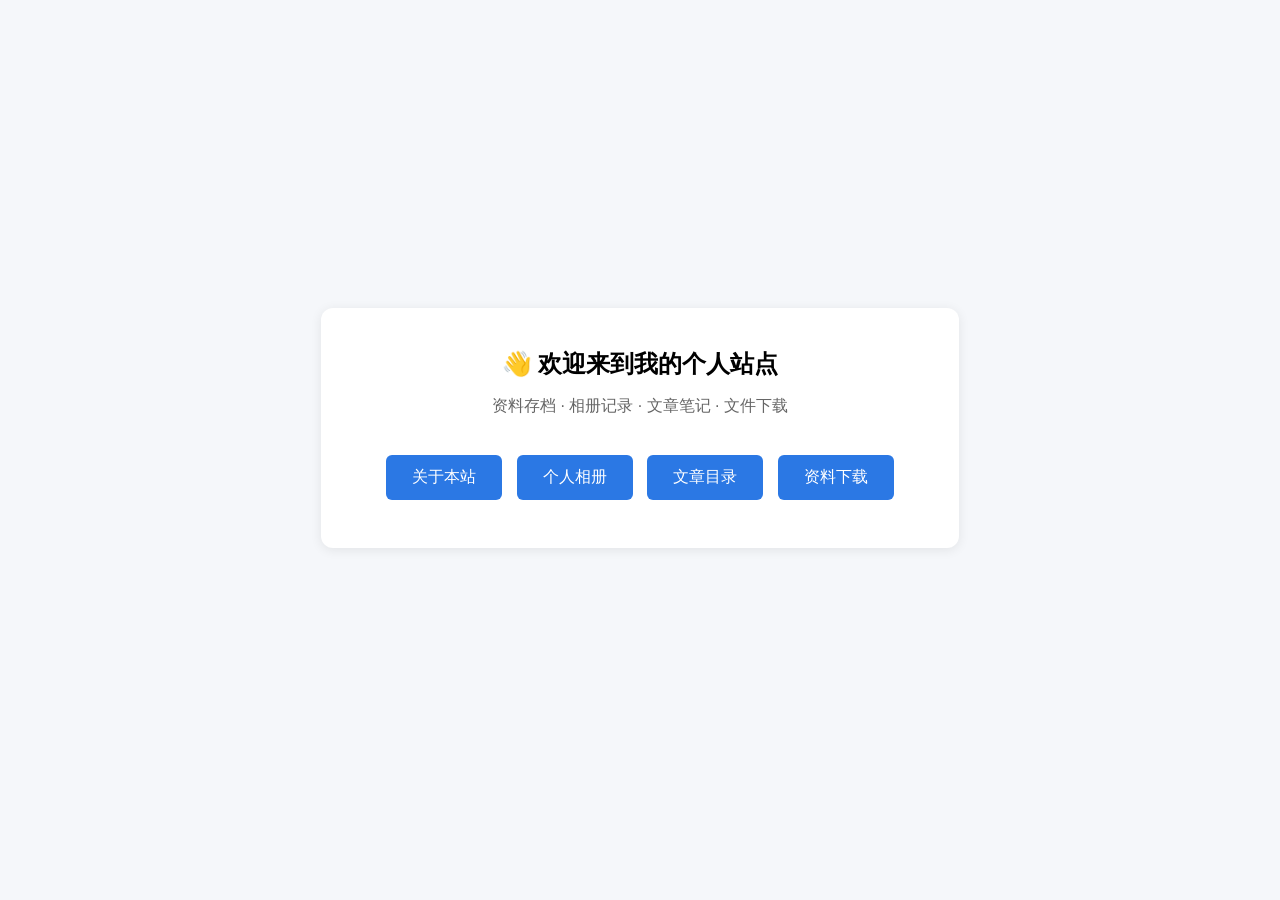
<file: index.html>
<!DOCTYPE html>
<html lang="zh-CN">
<head>
<meta charset="UTF-8">
<title>我的个人主页</title>
<style>
body{font-family:Arial,sans-serif;display:flex;flex-direction:column;align-items:center;justify-content:center;min-height:95vh;margin:0;background:#f5f7fa;}
.box{background:#fff;padding:40px 60px;border-radius:12px;box-shadow:0 2px 12px #00000015;text-align:center;}
h2{margin-top:0;margin-bottom:15px;}
p{color:#666;margin-bottom:30px;}
.btn{display:inline-block;background:#2b78e4;color:#fff;border:none;padding:12px 26px;border-radius:6px;font-size:16px;cursor:pointer;margin:8px 5px;text-decoration:none;}
.btn:hover{background:#2266c9;}
</style>
</head>
<body>
<div class="box">
<h2>👋 欢迎来到我的个人站点</h2>
<p>资料存档 · 相册记录 · 文章笔记 · 文件下载</p >

<a href="about.html " class="btn">关于本站</a >
<a href="photo.html" class="btn">个人相册</a >
<a href="list.html" class="btn">文章目录</a >
<a href="download.html" class="btn">资料下载</a >

</div>
</body>
</html>
</file>
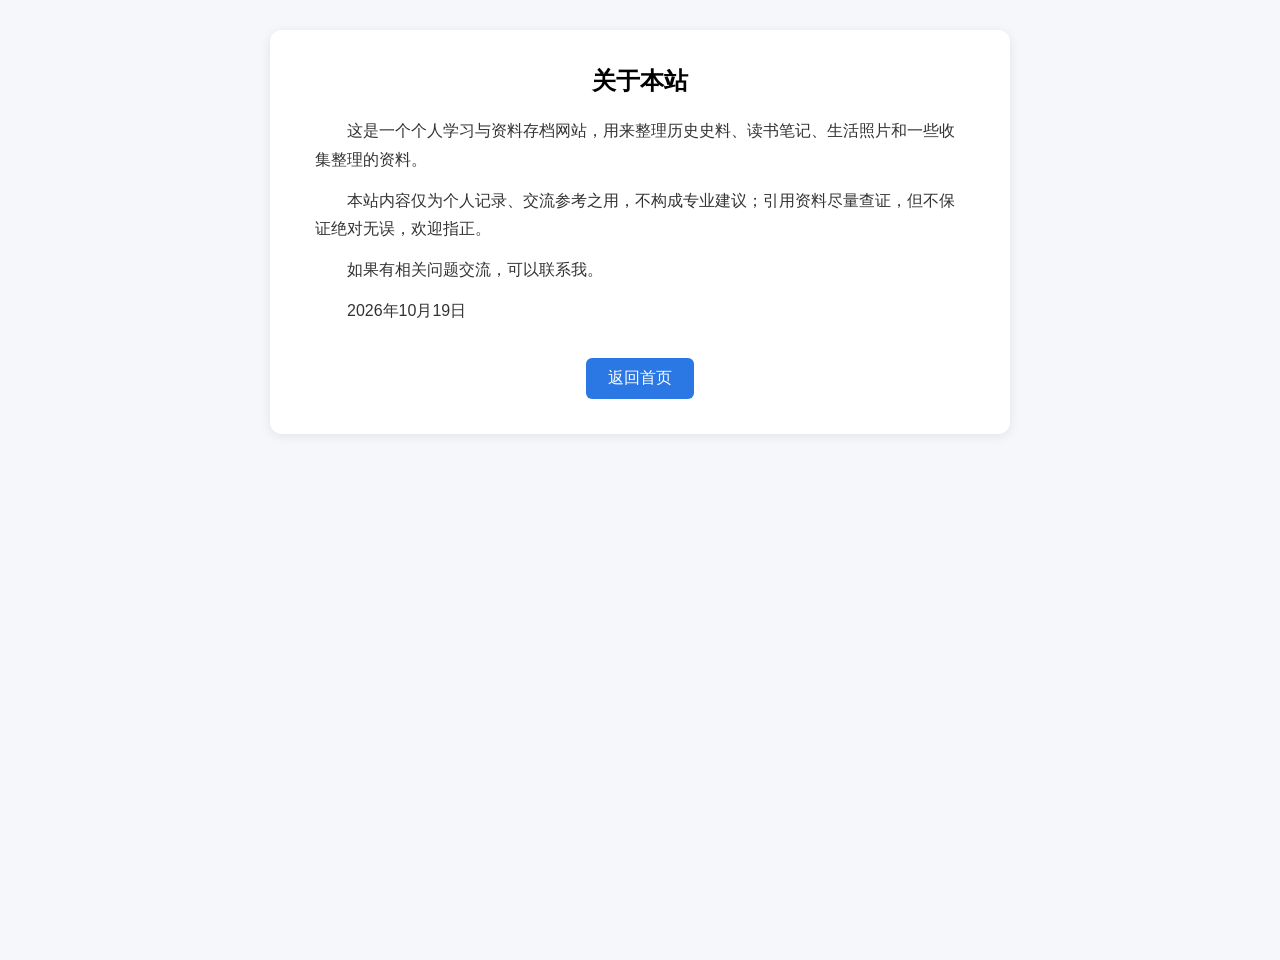
<file: about.html>
<!DOCTYPE html>
<html lang="zh-CN">
<head>
<meta charset="UTF-8">
<title>关于本站</title>
<style>
body{font-family:Arial,sans-serif;min-height:100vh;margin:0;padding:30px 20px;background:#f5f7fa;}
.box{background:#fff;padding:35px 45px;border-radius:12px;box-shadow:0 2px 12px #00000015;max-width:650px;margin:0 auto;}
h2{text-align:center;margin-top:0;}
p{line-height:1.8;font-size:16px;color:#333;text-indent:2em;margin:12px 0;}
.btn{background:#2b78e4;color:#fff;border:none;padding:10px 22px;border-radius:6px;font-size:16px;cursor:pointer;margin-top:20px;}
.btn:hover{background:#2266c9;}
.back{text-align:center;}
</style>
</head>
<body>
<div class="box">
<h2>关于本站</h2>

<p>这是一个个人学习与资料存档网站，用来整理历史史料、读书笔记、生活照片和一些收集整理的资料。</p >

<p>本站内容仅为个人记录、交流参考之用，不构成专业建议；引用资料尽量查证，但不保证绝对无误，欢迎指正。</p >

<p>如果有相关问题交流，可以联系我。</p >
<p>2026年10月19日</p >

<div class="back">
<a href="index.html ">
  <button class="btn">返回首页</button>
</a >
</div>
</div>
</body>
</html>
</file>
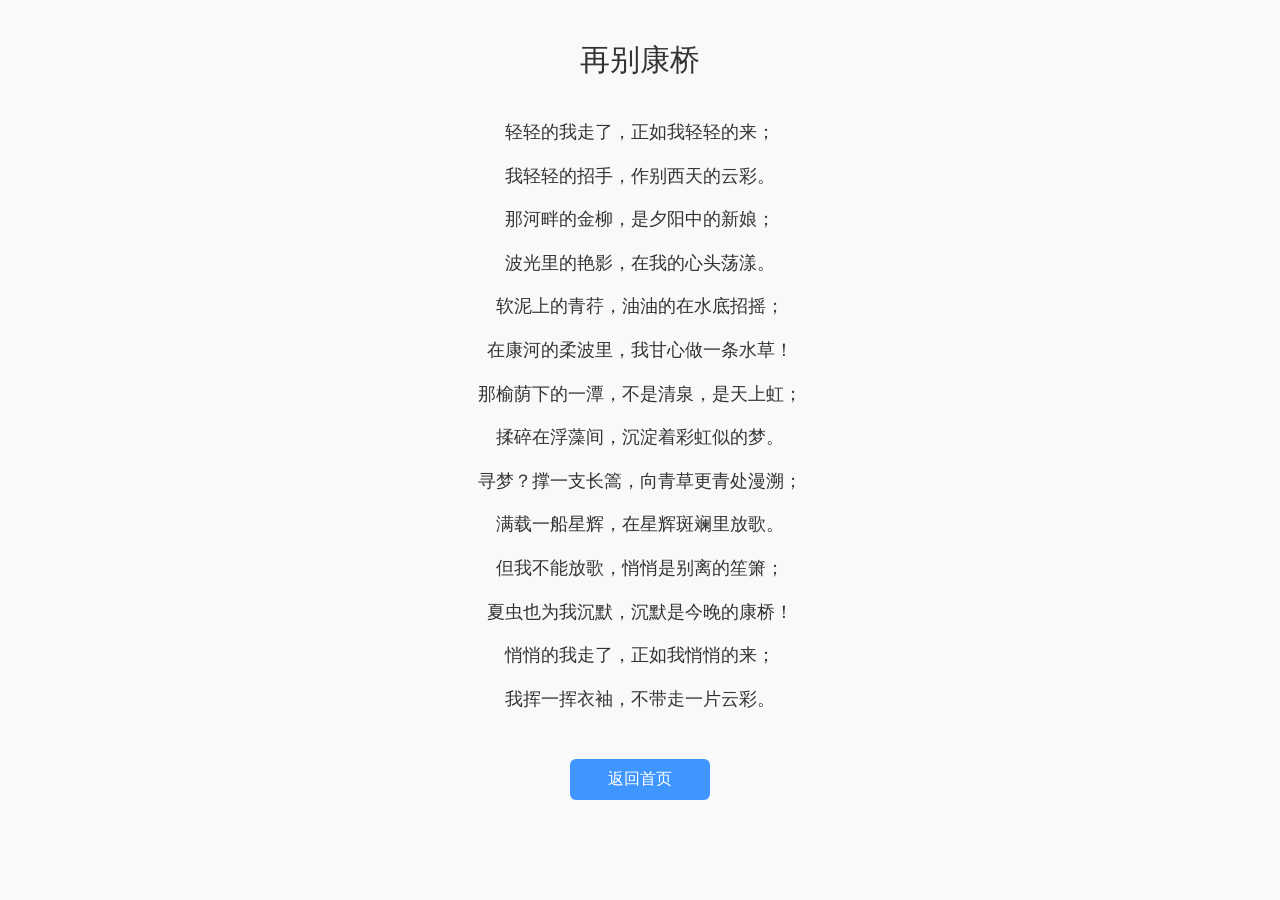
<file: article1.html>
<!DOCTYPE html>
<html lang="zh-CN">
<head>
    <meta charset="UTF-8">
    <meta name="viewport" content="width=device-width, initial-scale=1.0">
    <title>再别康桥</title>
    <style>
        * {
            margin: 0;
            padding: 0;
            box-sizing: border-box;
        }
        body {
            font-family: "SimSun", "Microsoft YaHei", serif;
            background-color: #f8f9fa;
            color: #333;
            padding: 40px 20px;
        }
        .poem-wrap {
            max-width: 620px;  /* 控制内容宽度，重点！不要太宽 */
            margin: 0 auto;    /* 整体居中 */
        }
        h1 {
            text-align: center;
            font-size: 30px;
            margin-bottom: 32px;
            font-weight: normal;
        }
        .poem p {
            text-align: center;  /* 诗句居中，适合这首诗 */
            font-size: 18px;
            line-height: 2.2;    /* 行高拉大，诗文不挤 */
            margin: 4px 0;
        }
        .back-btn {
            display: block;
            width: 140px;
            text-align: center;
            margin: 40px auto 0;
            padding: 10px;
            background: #4096ff;
            color: #fff;
            text-decoration: none;
            border-radius: 6px;
        }
        .back-btn:hover {
            background: #2b7ed8;
        }
    </style>
</head>
<body>
    <div class="poem-wrap">
        <h1>再别康桥</h1>
        <div class="poem">
            <p>轻轻的我走了，正如我轻轻的来；</p >
            <p>我轻轻的招手，作别西天的云彩。</p >
            <p>那河畔的金柳，是夕阳中的新娘；</p >
            <p>波光里的艳影，在我的心头荡漾。</p >
            <p>软泥上的青荇，油油的在水底招摇；</p >
            <p>在康河的柔波里，我甘心做一条水草！</p >
            <p>那榆荫下的一潭，不是清泉，是天上虹；</p >
            <p>揉碎在浮藻间，沉淀着彩虹似的梦。</p >
            <p>寻梦？撑一支长篙，向青草更青处漫溯；</p >
            <p>满载一船星辉，在星辉斑斓里放歌。</p >
            <p>但我不能放歌，悄悄是别离的笙箫；</p >
            <p>夏虫也为我沉默，沉默是今晚的康桥！</p >
            <p>悄悄的我走了，正如我悄悄的来；</p >
            <p>我挥一挥衣袖，不带走一片云彩。</p >
        </div>
        <a href="list.html " class="back-btn">返回首页</a >
    </div>
</body>
</html>
</file>
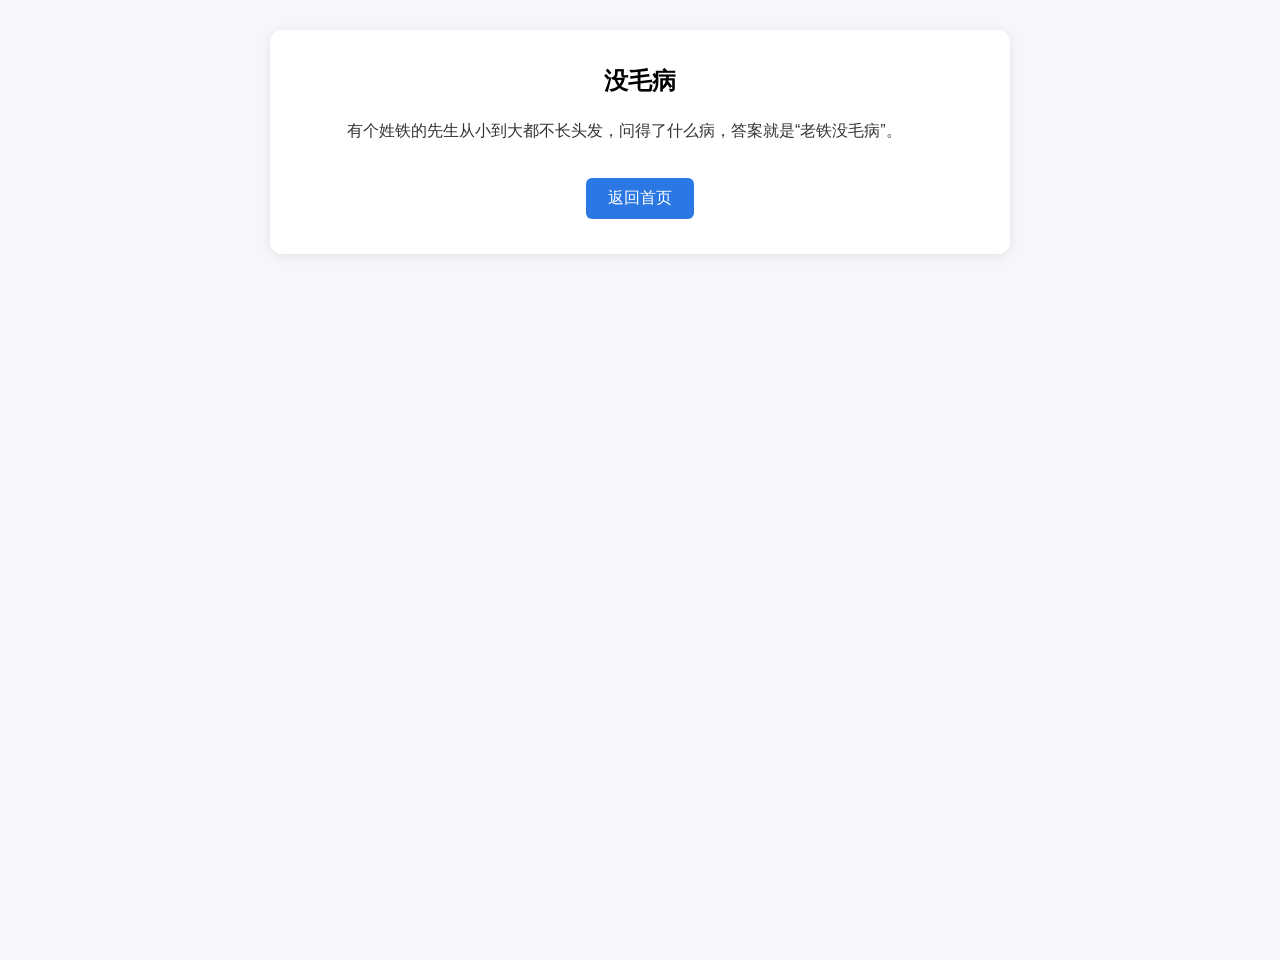
<file: article2.html>
<!DOCTYPE html>
<html lang="zh-CN">
<head>
<meta charset="UTF-8">
<title>我的文章</title>
<style>
body{font-family:Arial,sans-serif;min-height:100vh;margin:0;padding:30px 20px;background:#f5f7fa;}
.box{background:#fff;padding:35px 45px;border-radius:12px;box-shadow:0 2px 12px #00000015;max-width:650px;margin:0 auto;}
h2{text-align:center;margin-top:0;}
p{line-height:1.8;font-size:16px;color:#333;text-indent:2em;margin:12px 0;}
.btn{background:#2b78e4;color:#fff;border:none;padding:10px 22px;border-radius:6px;font-size:16px;cursor:pointer;margin-top:20px;}
.btn:hover{background:#2266c9;}
.back{text-align:center;}
</style>
</head>
<body>
<div class="box">
<h2>没毛病</h2>

<p>有个姓铁的先生从小到大都不长头发，问得了什么病，答案就是“老铁没毛病”。</p >

<div class="back">
<a href="list.html ">
  <button class="btn">返回首页</button>
</a >
</div>
</div>
</body>
</html>
</file>
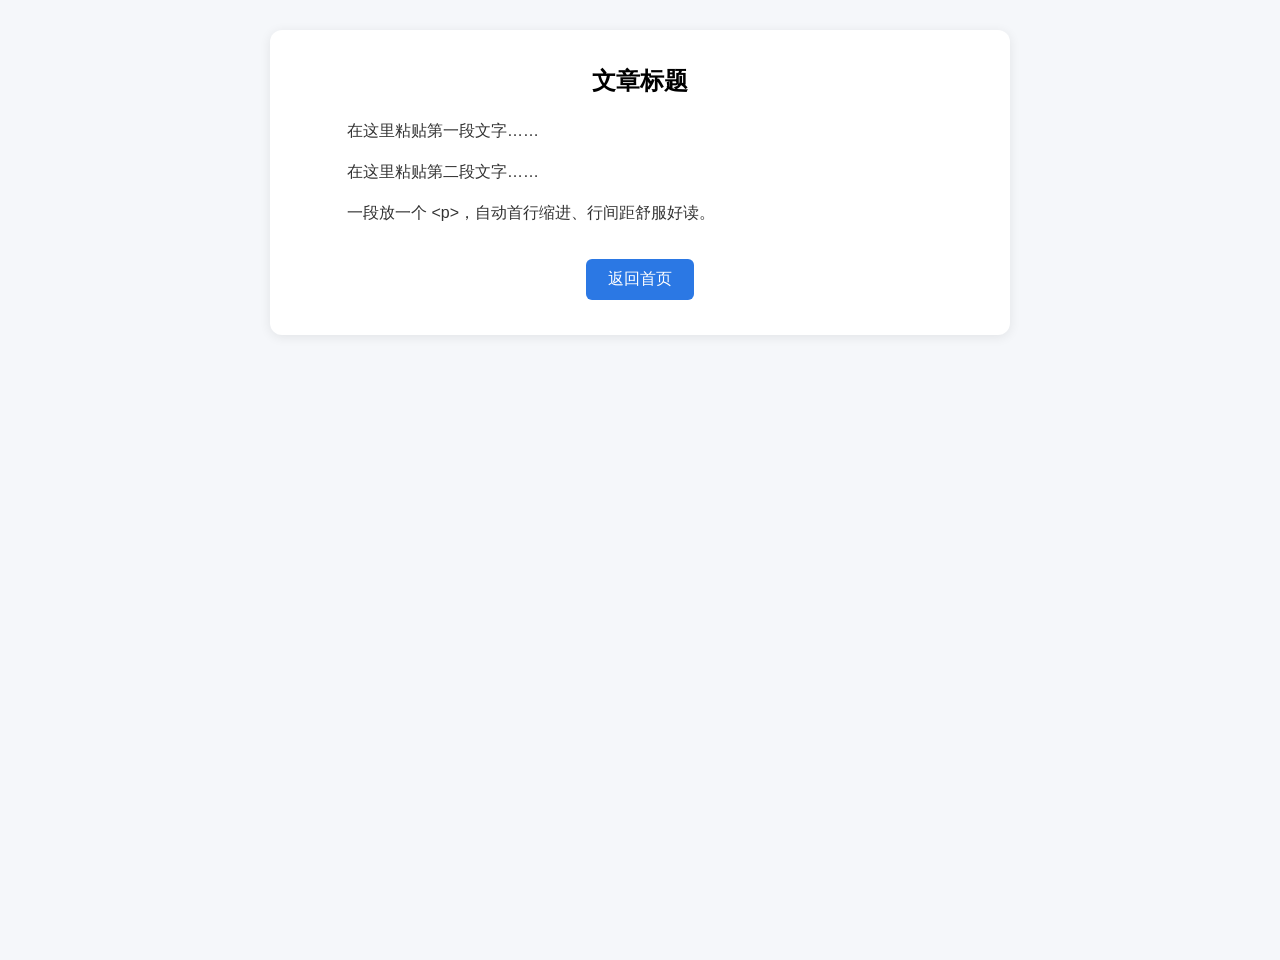
<file: article3.html>
<!DOCTYPE html>
<html lang="zh-CN">
<head>
<meta charset="UTF-8">
<title>我的文章</title>
<style>
body{font-family:Arial,sans-serif;min-height:100vh;margin:0;padding:30px 20px;background:#f5f7fa;}
.box{background:#fff;padding:35px 45px;border-radius:12px;box-shadow:0 2px 12px #00000015;max-width:650px;margin:0 auto;}
h2{text-align:center;margin-top:0;}
p{line-height:1.8;font-size:16px;color:#333;text-indent:2em;margin:12px 0;}
.btn{background:#2b78e4;color:#fff;border:none;padding:10px 22px;border-radius:6px;font-size:16px;cursor:pointer;margin-top:20px;}
.btn:hover{background:#2266c9;}
.back{text-align:center;}
</style>
</head>
<body>
<div class="box">
<h2>文章标题</h2>

<p>在这里粘贴第一段文字……</p >
<p>在这里粘贴第二段文字……</p >
<p>一段放一个 &lt;p&gt;，自动首行缩进、行间距舒服好读。</p >

<div class="back">
<a href="list.html ">
  <button class="btn">返回首页</button>
</a >
</div>
</div>
</body>
</html>
</file>
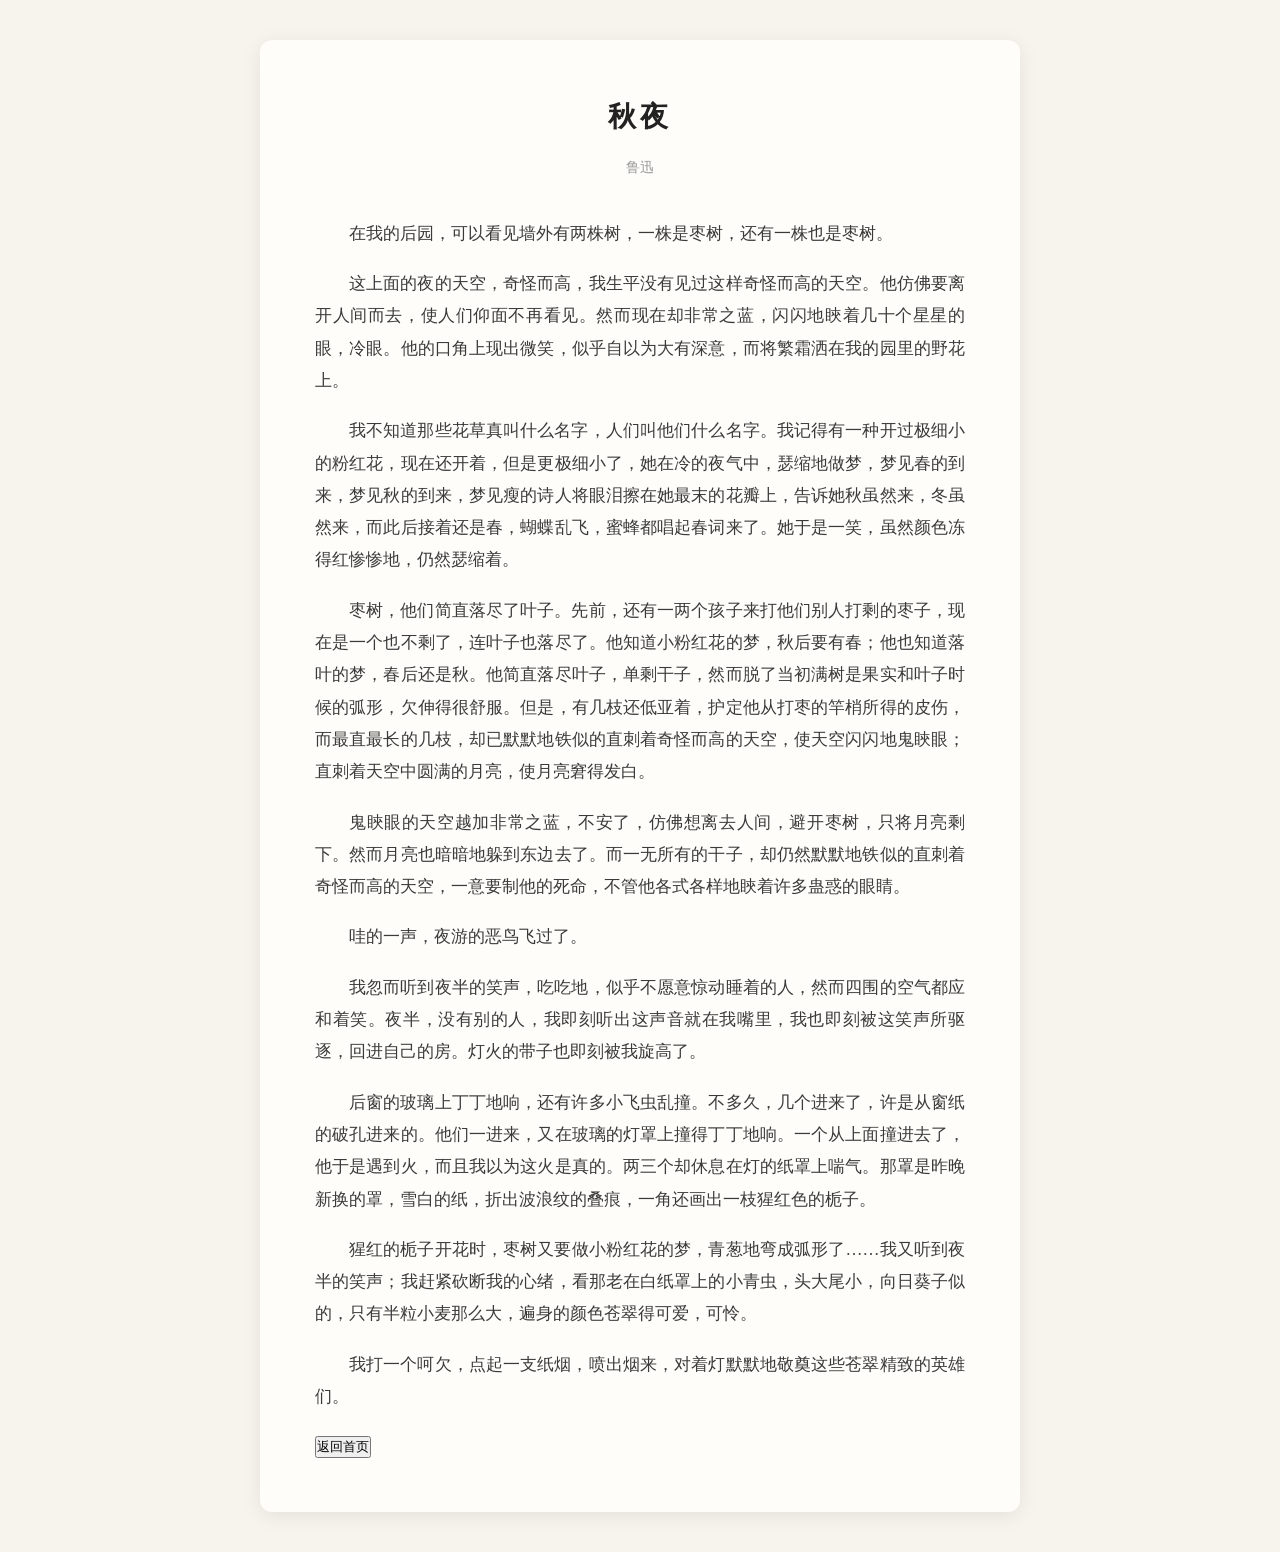
<file: article4.html>
<!DOCTYPE html>
<html lang="zh-CN">
<head>
<meta charset="UTF-8">
<meta name="viewport" content="width=device-width, initial-scale=1.0">
<title>秋夜</title>
<style>
    * {
        margin: 0;
        padding: 0;
        box-sizing: border-box;
    }
    body {
        font-family: "Microsoft YaHei", "PingFang SC", "Noto Serif SC", serif;
        background: #f7f4ee;
        color: #333;
        line-height: 1.9;
        padding: 40px 20px;
    }
    .article {
        max-width: 760px;
        margin: 0 auto;
        background: #fffdf9;
        padding: 50px 55px;
        border-radius: 12px;
        box-shadow: 0 4px 20px rgba(0, 0, 0, 0.08);
    }
    h1 {
        text-align: center;
        font-size: 28px;
        letter-spacing: 4px;
        color: #222;
        margin-bottom: 12px;
        font-weight: 700;
    }
    .meta {
        text-align: center;
        font-size: 14px;
        color: #999;
        margin-bottom: 36px;
    }
    p {
        font-size: 17px;
        text-indent: 2em;
        margin-bottom: 18px;
        text-align: justify;
        color: #3a3a3a;
    }
    @media (max-width: 600px) {
        body { padding: 20px 12px; }
        .article { padding: 30px 22px; }
        h1 { font-size: 23px; }
        p { font-size: 16px; }
    }
</style>
</head>
<body>
    <article class="article">
        <h1>秋夜</h1>
        <div class="meta">鲁迅</div>

        <p>在我的后园，可以看见墙外有两株树，一株是枣树，还有一株也是枣树。</p>

        <p>这上面的夜的天空，奇怪而高，我生平没有见过这样奇怪而高的天空。他仿佛要离开人间而去，使人们仰面不再看见。然而现在却非常之蓝，闪闪地䀹着几十个星星的眼，冷眼。他的口角上现出微笑，似乎自以为大有深意，而将繁霜洒在我的园里的野花上。</p>

        <p>我不知道那些花草真叫什么名字，人们叫他们什么名字。我记得有一种开过极细小的粉红花，现在还开着，但是更极细小了，她在冷的夜气中，瑟缩地做梦，梦见春的到来，梦见秋的到来，梦见瘦的诗人将眼泪擦在她最末的花瓣上，告诉她秋虽然来，冬虽然来，而此后接着还是春，蝴蝶乱飞，蜜蜂都唱起春词来了。她于是一笑，虽然颜色冻得红惨惨地，仍然瑟缩着。</p>

        <p>枣树，他们简直落尽了叶子。先前，还有一两个孩子来打他们别人打剩的枣子，现在是一个也不剩了，连叶子也落尽了。他知道小粉红花的梦，秋后要有春；他也知道落叶的梦，春后还是秋。他简直落尽叶子，单剩干子，然而脱了当初满树是果实和叶子时候的弧形，欠伸得很舒服。但是，有几枝还低亚着，护定他从打枣的竿梢所得的皮伤，而最直最长的几枝，却已默默地铁似的直刺着奇怪而高的天空，使天空闪闪地鬼䀹眼；直刺着天空中圆满的月亮，使月亮窘得发白。</p>

        <p>鬼䀹眼的天空越加非常之蓝，不安了，仿佛想离去人间，避开枣树，只将月亮剩下。然而月亮也暗暗地躲到东边去了。而一无所有的干子，却仍然默默地铁似的直刺着奇怪而高的天空，一意要制他的死命，不管他各式各样地䀹着许多蛊惑的眼睛。</p>

        <p>哇的一声，夜游的恶鸟飞过了。</p>

        <p>我忽而听到夜半的笑声，吃吃地，似乎不愿意惊动睡着的人，然而四围的空气都应和着笑。夜半，没有别的人，我即刻听出这声音就在我嘴里，我也即刻被这笑声所驱逐，回进自己的房。灯火的带子也即刻被我旋高了。</p>

        <p>后窗的玻璃上丁丁地响，还有许多小飞虫乱撞。不多久，几个进来了，许是从窗纸的破孔进来的。他们一进来，又在玻璃的灯罩上撞得丁丁地响。一个从上面撞进去了，他于是遇到火，而且我以为这火是真的。两三个却休息在灯的纸罩上喘气。那罩是昨晚新换的罩，雪白的纸，折出波浪纹的叠痕，一角还画出一枝猩红色的栀子。</p>

        <p>猩红的栀子开花时，枣树又要做小粉红花的梦，青葱地弯成弧形了……我又听到夜半的笑声；我赶紧砍断我的心绪，看那老在白纸罩上的小青虫，头大尾小，向日葵子似的，只有半粒小麦那么大，遍身的颜色苍翠得可爱，可怜。</p>

        <p>我打一个呵欠，点起一支纸烟，喷出烟来，对着灯默默地敬奠这些苍翠精致的英雄们。</p>
<div class="back">
<a href="list.html ">
  <button class="btn">返回首页</button>
</a >
</div>
</div>
    </article>
</body>

</html>
</file>
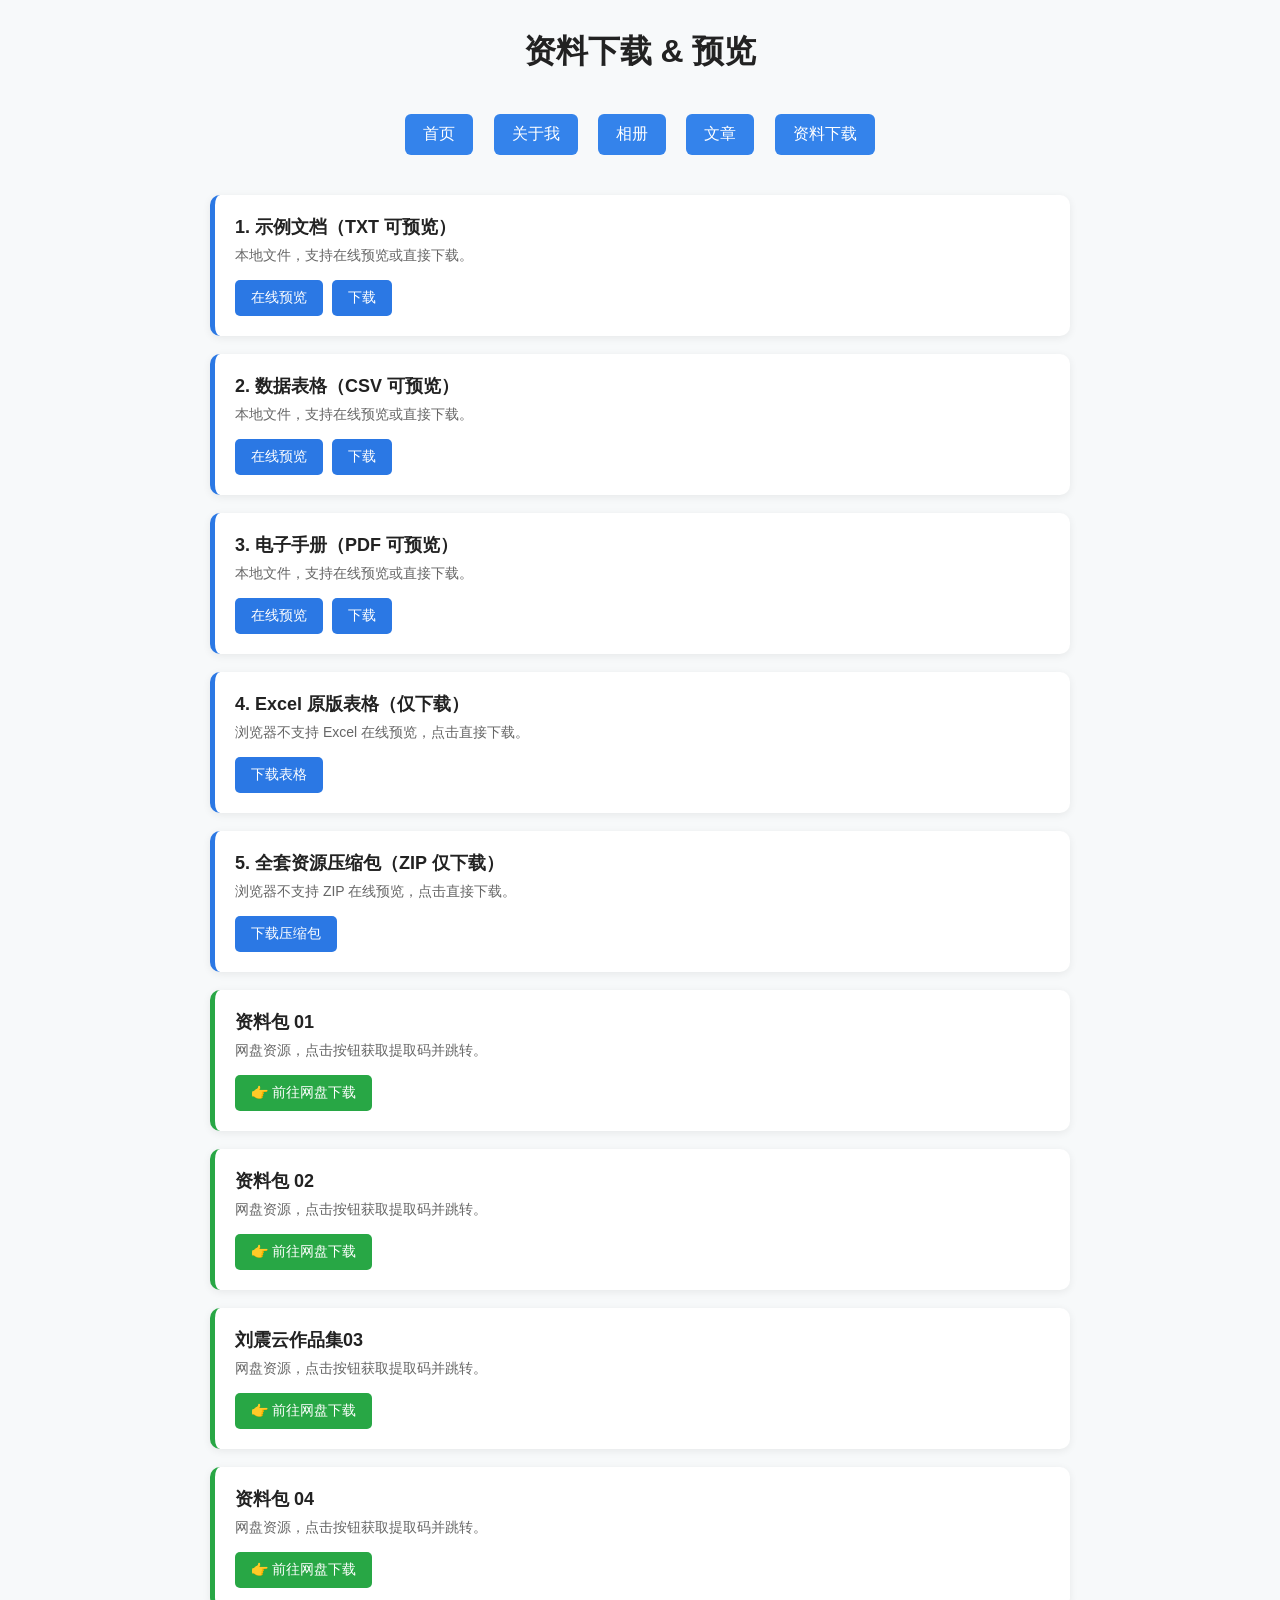
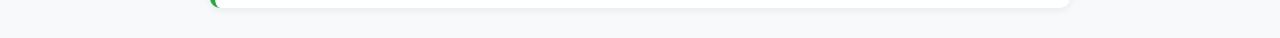
<file: download.html>
<!DOCTYPE html>
<html lang="zh-CN">
<head>
    <meta charset="UTF-8">
    <meta name="viewport" content="width=device-width, initial-scale=1.0">
    <title>资料下载</title>
    <style>
        * {
            margin: 0;
            padding: 0;
            box-sizing: border-box;
            font-family: "Microsoft Yahei", sans-serif;
        }
        body {
            max-width: 900px;
            margin: 30px auto;
            padding: 0 20px;
            background-color: #f7f9fa;
        }
        h1 {
            text-align: center;
            color: #222;
            margin-bottom: 40px;
        }
        .nav {
            text-align: center;
            margin-bottom: 40px;
        }
        .nav a {
            display: inline-block;
            margin: 0 8px;
            padding: 10px 18px;
            background: #3483eb;
            color: white;
            text-decoration: none;
            border-radius: 6px;
            transition: background 0.3s;
        }
        .nav a:hover {
            background: #236bc9;
        }
        .file-item {
            background: #fff;
            padding: 20px;
            border-radius: 10px;
            margin-bottom: 18px;
            box-shadow: 0 2px 8px #00000012;
            /* 默认左侧绿条（网盘） */
            border-left: 5px solid #28a745;
        }
        /* 本地文件左侧蓝条 */
        .file-item.local {
            border-left-color: #2b78e4;
        }
        .file-item h4 {
            font-size: 18px;
            color: #222;
            margin-bottom: 8px;
        }
        .file-item p {
            color: #666;
            margin-bottom: 15px;
            font-size: 14px;
        }
        /* 统一按钮样式 */
        .btn {
            display: inline-block;
            padding: 9px 16px;
            border: none;
            background-color: #28a745;
            color: white;
            border-radius: 5px;
            cursor: pointer;
            font-size: 14px;
            text-decoration: none;
            margin-right: 5px;
            transition: background 0.3s;
        }
        .btn:hover {
            background-color: #218838;
        }
        /* 本地文件专用蓝色按钮 */
        .btn-blue {
            background-color: #2b78e4;
        }
        .btn-blue:hover {
            background-color: #2266c9;
        }
    </style>
</head>
<body>
    <h1>资料下载 & 预览</h1>
    <div class="nav">
        <a href="index.html">首页</a>
        <a href="about.html">关于我</a>
        <a href="photo.html">相册</a>
        <a href="list.html">文章</a>
        <a href="download.html">资料下载</a>
    </div>

    <!-- ========== 本地文件区域 ========== -->
    
    <!-- 1. TXT -->
    <div class="file-item local">
        <h4>1. 示例文档（TXT 可预览）</h4>
        <p>本地文件，支持在线预览或直接下载。</p>
        <a href="files/wangzhi.txt" target="_blank" class="btn btn-blue">在线预览</a>
        <a href="files/wangzhi.txt" download class="btn btn-blue">下载</a>
    </div>

    <!-- 2. CSV -->
    <div class="file-item local">
        <h4>2. 数据表格（CSV 可预览）</h4>
        <p>本地文件，支持在线预览或直接下载。</p>
        <a href="files/data.csv" target="_blank" class="btn btn-blue">在线预览</a>
        <a href="files/data.csv" download class="btn btn-blue">下载</a>
    </div>

    <!-- 3. PDF -->
    <div class="file-item local">
        <h4>3. 电子手册（PDF 可预览）</h4>
        <p>本地文件，支持在线预览或直接下载。</p>
        <a href="files/qiyoufapiao.pdf" target="_blank" class="btn btn-blue">在线预览</a>
        <a href="files/qiyoufapiao.pdf" download class="btn btn-blue">下载</a>
    </div>

    <!-- 4. Excel (仅下载) -->
    <div class="file-item local">
        <h4>4. Excel 原版表格（仅下载）</h4>
        <p>浏览器不支持 Excel 在线预览，点击直接下载。</p>
        <a href="files/churuku.xlsm" download class="btn btn-blue">下载表格</a>
    </div>

    <!-- 5. ZIP (仅下载) -->
    <div class="file-item local">
        <h4>5. 全套资源压缩包（ZIP 仅下载）</h4>
        <p>浏览器不支持 ZIP 在线预览，点击直接下载。</p>
        <a href="files/flash_files.zip" download class="btn btn-blue">下载压缩包</a>
    </div>

    <!-- ========== 多条百度网盘区域 ========== -->
    
    <!-- 压力管道制度 01 -->
    <div class="file-item">
        <h4>资料包 01</h4>
        <p>网盘资源，点击按钮获取提取码并跳转。</p>
        <a href="https://pan.baidu.com/s/1PmBEmgP_w2mnrSM8AJ3trg" 
           target="_blank" 
           class="btn" 
           onclick="alert('【资料包 01 提取码】：abcd\n\n点击确定后即将在新窗口打开百度网盘。');">
           👉 前往网盘下载
        </a>
    </div>

    <!-- 出入库统计小程序 02 -->
    <div class="file-item">
        <h4>资料包 02</h4>
        <p>网盘资源，点击按钮获取提取码并跳转。</p>
        <a href="https://pan.baidu.com/s/1JVe8A3bH-WHpe3bccjMSwg " 
           target="_blank" 
           class="btn" 
           onclick="alert('【资料包 02 提取码】：abcd\n\n点击确定后即将在新窗口打开百度网盘。');">
           👉 前往网盘下载
        </a>
    </div>

    <!-- 资料包 03 -->
    <div class="file-item">
        <h4>刘震云作品集03</h4>
        <p>网盘资源，点击按钮获取提取码并跳转。</p>
        <a href="https://pan.baidu.com/s/1l0k16yWzKJlKTUw8ZxMRvA" 
           target="_blank" 
           class="btn" 
           onclick="alert('【资料包 03 提取码】：abcd\n\n点击确定后即将在新窗口打开百度网盘。');">
           👉 前往网盘下载
        </a>
    </div>

    <!-- 资料包 04 -->
    <div class="file-item">
        <h4>资料包 04</h4>
        <p>网盘资源，点击按钮获取提取码并跳转。</p>
        <a href="https://pan.baidu.com/s/这里替换成第四条网盘链接" 
           target="_blank" 
           class="btn" 
           onclick="alert('【资料包 04 提取码】：6789\n\n点击确定后即将在新窗口打开百度网盘。');">
           👉 前往网盘下载
        </a>
    </div>

</body>
</html>
</file>
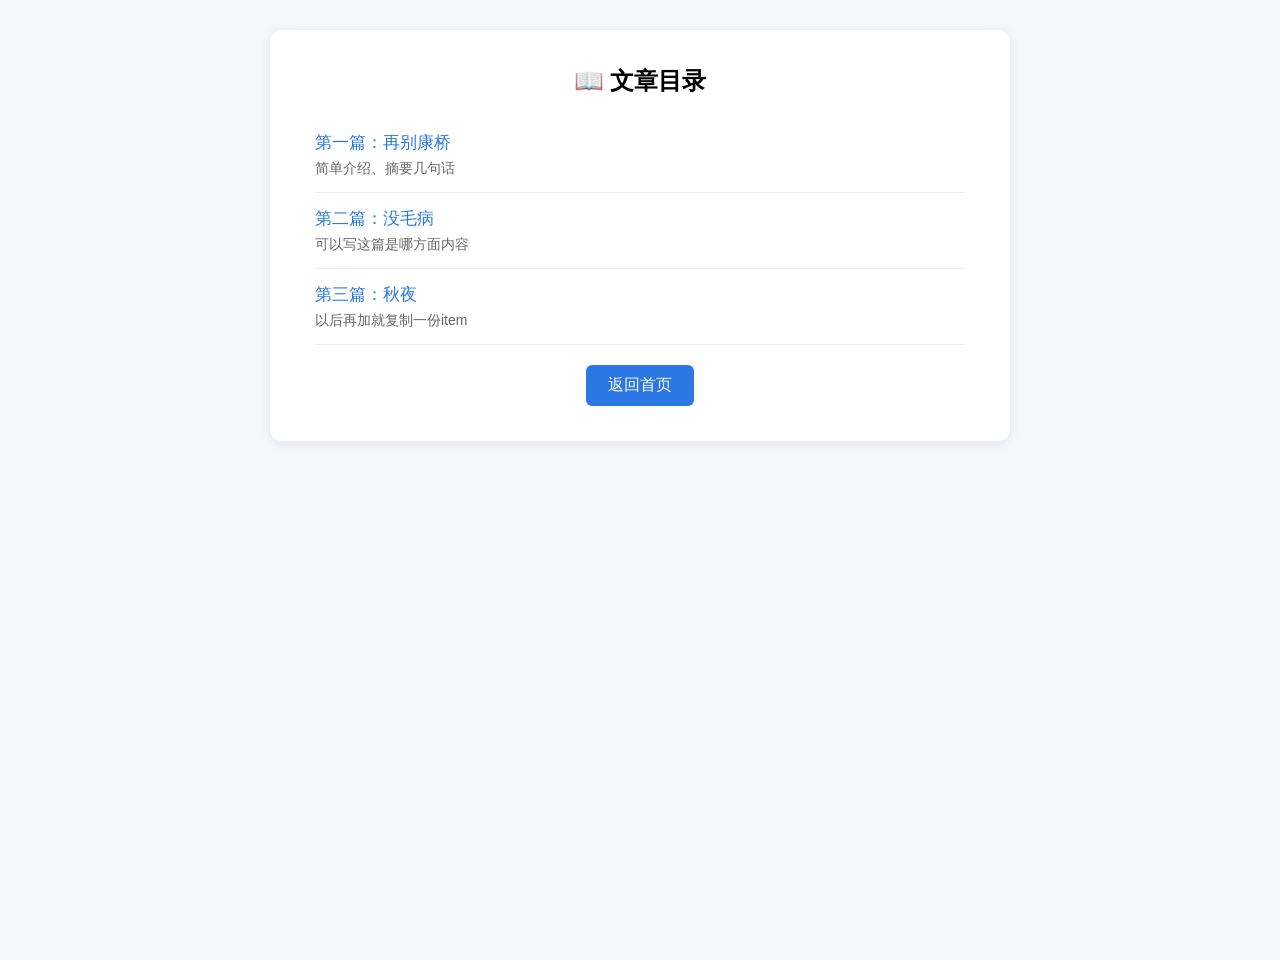
<file: list.html>
<!DOCTYPE html>
<html lang="zh-CN">
<head>
<meta charset="UTF-8">
<title>文章目录</title>
<style>
body{font-family:Arial,sans-serif;min-height:100vh;margin:0;padding:30px 20px;background:#f5f7fa;}
.box{background:#fff;padding:35px 45px;border-radius:12px;box-shadow:0 2px 12px #00000015;max-width:650px;margin:0 auto;}
h2{text-align:center;margin-top:0;}
.item{padding:14px 0;border-bottom:1px solid #eee;}
.item a{font-size:17px;color:#2b78e4;text-decoration:none;}
.item a:hover{text-decoration:underline;}
.desc{font-size:14px;color:#666;margin:6px 0 0 0;}
.btn{background:#2b78e4;color:#fff;border:none;padding:10px 22px;border-radius:6px;font-size:16px;cursor:pointer;margin-top:20px;}
.btn:hover{background:#2266c9;}
.back{text-align:center;}
</style>
</head>
<body>
<div class="box">
<h2>📖 文章目录</h2>

<div class="item">
  <a href="article1.html ">第一篇：再别康桥</a >
  <p class="desc">简单介绍、摘要几句话</p >
</div>
<div class="item">
  <a href="article2.html">第二篇：没毛病</a >
  <p class="desc">可以写这篇是哪方面内容</p >
</div>
<div class="item">
  <a href="article4.html">第三篇：秋夜</a >
  <p class="desc">以后再加就复制一份item</p >
</div>

<div class="back">
<a href="index.html">
  <button class="btn">返回首页</button>
</a >
</div>
</div>
</body>
</html>
</file>
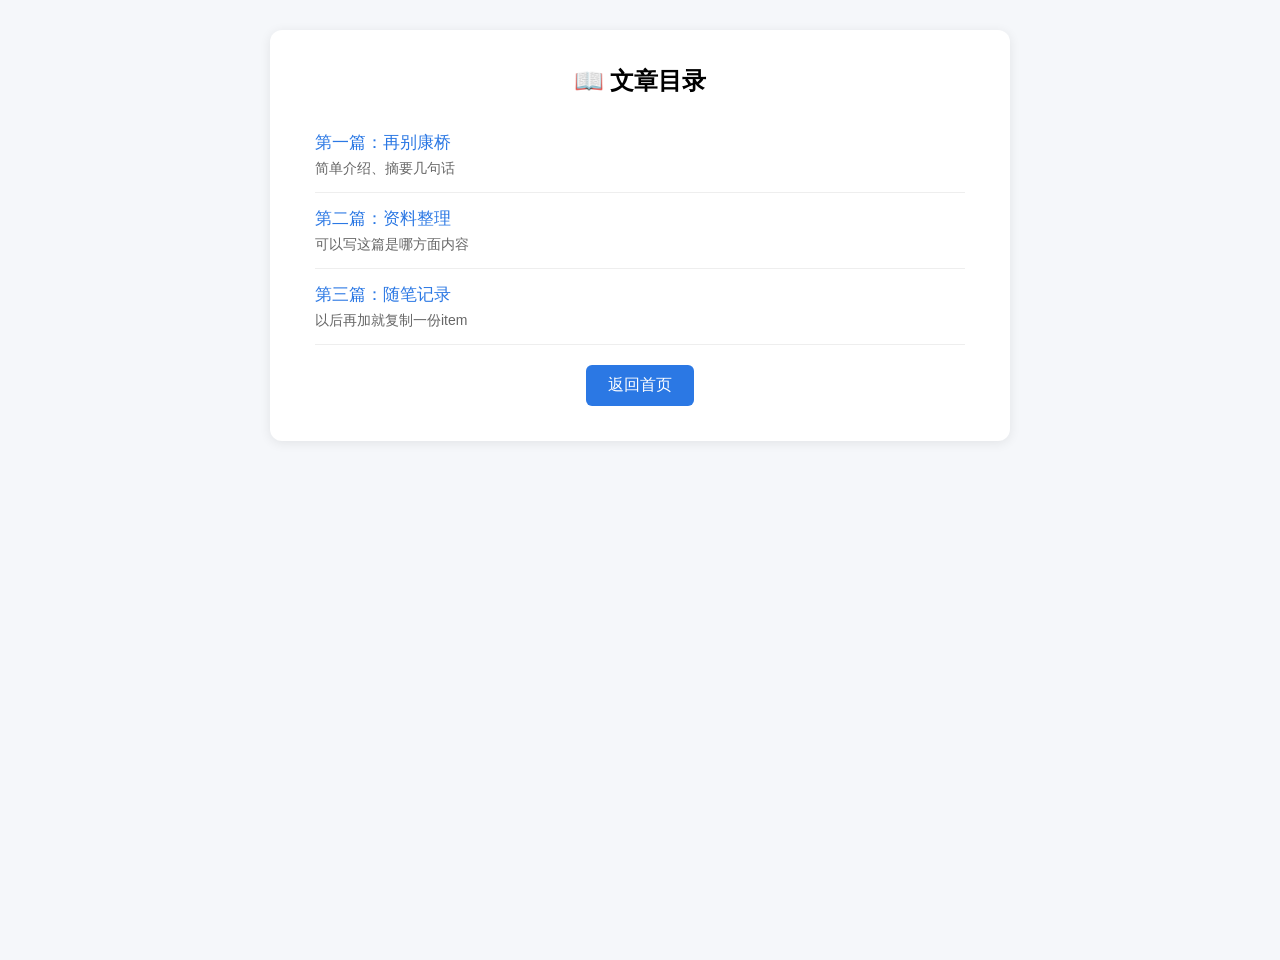
<file: files/list.html>
<!DOCTYPE html>
<html lang="zh-CN">
<head>
<meta charset="UTF-8">
<title>文章目录</title>
<style>
body{font-family:Arial,sans-serif;min-height:100vh;margin:0;padding:30px 20px;background:#f5f7fa;}
.box{background:#fff;padding:35px 45px;border-radius:12px;box-shadow:0 2px 12px #00000015;max-width:650px;margin:0 auto;}
h2{text-align:center;margin-top:0;}
.item{padding:14px 0;border-bottom:1px solid #eee;}
.item a{font-size:17px;color:#2b78e4;text-decoration:none;}
.item a:hover{text-decoration:underline;}
.desc{font-size:14px;color:#666;margin:6px 0 0 0;}
.btn{background:#2b78e4;color:#fff;border:none;padding:10px 22px;border-radius:6px;font-size:16px;cursor:pointer;margin-top:20px;}
.btn:hover{background:#2266c9;}
.back{text-align:center;}
</style>
</head>
<body>
<div class="box">
<h2>📖 文章目录</h2>

<div class="item">
  <a href="article1.html ">第一篇：再别康桥</a >
  <p class="desc">简单介绍、摘要几句话</p >
</div>
<div class="item">
  <a href="article2.html">第二篇：资料整理</a >
  <p class="desc">可以写这篇是哪方面内容</p >
</div>
<div class="item">
  <a href="article3.html">第三篇：随笔记录</a >
  <p class="desc">以后再加就复制一份item</p >
</div>

<div class="back">
<a href="index.html">
  <button class="btn">返回首页</button>
</a >
</div>
</div>
</body>
</html>
</file>
